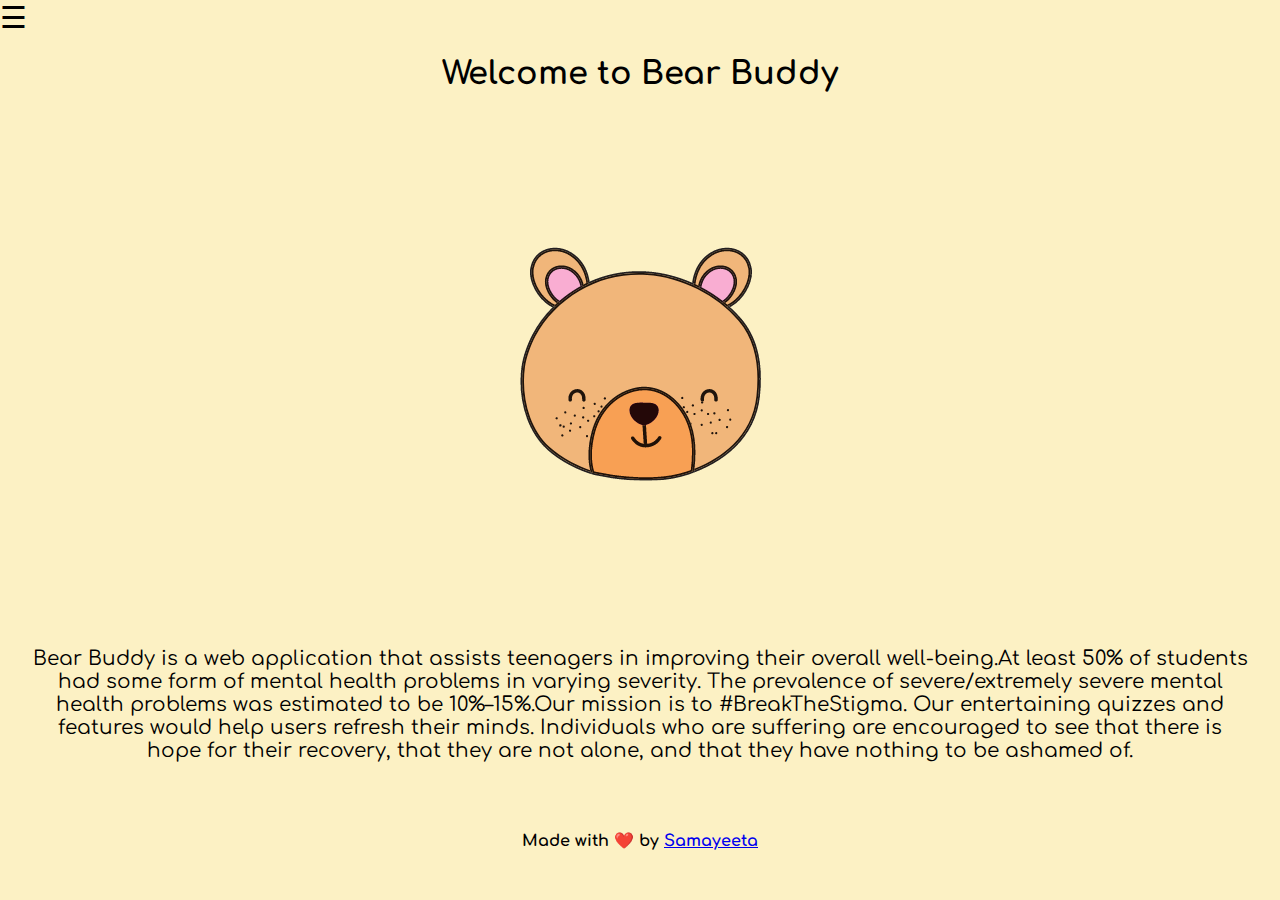
<file: bearbuddy/index.html>
<!DOCTYPE html>
<html lang="en">
<head>
<meta charset="UTF-8">
<meta http-equiv="X-UA-Compatible" content="IE=edge">
<meta name="viewport" content="width=device-width, initial-scale=1.0">
<title>Bear Buddy</title>
<link rel="stylesheet" href="home.css">
<link rel="preconnect" href="https://fonts.googleapis.com">
<link rel="preconnect" href="https://fonts.gstatic.com" crossorigin>
<link href="https://fonts.googleapis.com/css2?family=Comfortaa:wght@300&display=swap" rel="stylesheet">
  
</head>
<body>
<div id="mySidenav" class="navside">
  <a href="javascript:void(0)" class="closebtn" onclick="closeNav()">&times;</a>
  <a href="index.html">About</a>
  <a href="quiz.html">Bear Quizzes!</a>
  <a href="resources.html">Resources</a>
  <a href="todo.html">To-Do</a>
</div>
<span style="font-size:30px;cursor:pointer" onclick="openNav()">&#9776;</span>

<script>
function openNav() {
  document.getElementById("mySidenav").style.width = "250px";
}

function closeNav() {
  document.getElementById("mySidenav").style.width = "0";
}
</script>
<h1 class="mainhead"> Welcome to Bear Buddy</h1>
<div class='homeimage'>
  <img src = "bear.png">
<p class="aboutusinfo">Bear Buddy is a web application that assists teenagers in improving their overall well-being.At least 50% of students had some form of mental health problems in varying severity. The prevalence of severe/extremely severe mental health problems was estimated to be 10%–15%.Our mission is to #BreakTheStigma. Our entertaining quizzes and features would help users refresh their minds. Individuals who are suffering are encouraged to see that there is hope for their recovery, that they are not alone, and that they have nothing to be ashamed of.</p>
</div>

</body>
<br>
<h4 class="quizpic">
         Made with ❤️ by <a href="https://linkedin.com/in/samayeeta-maitra">Samayeeta </a>
         <p> </p>
</html>
</file>
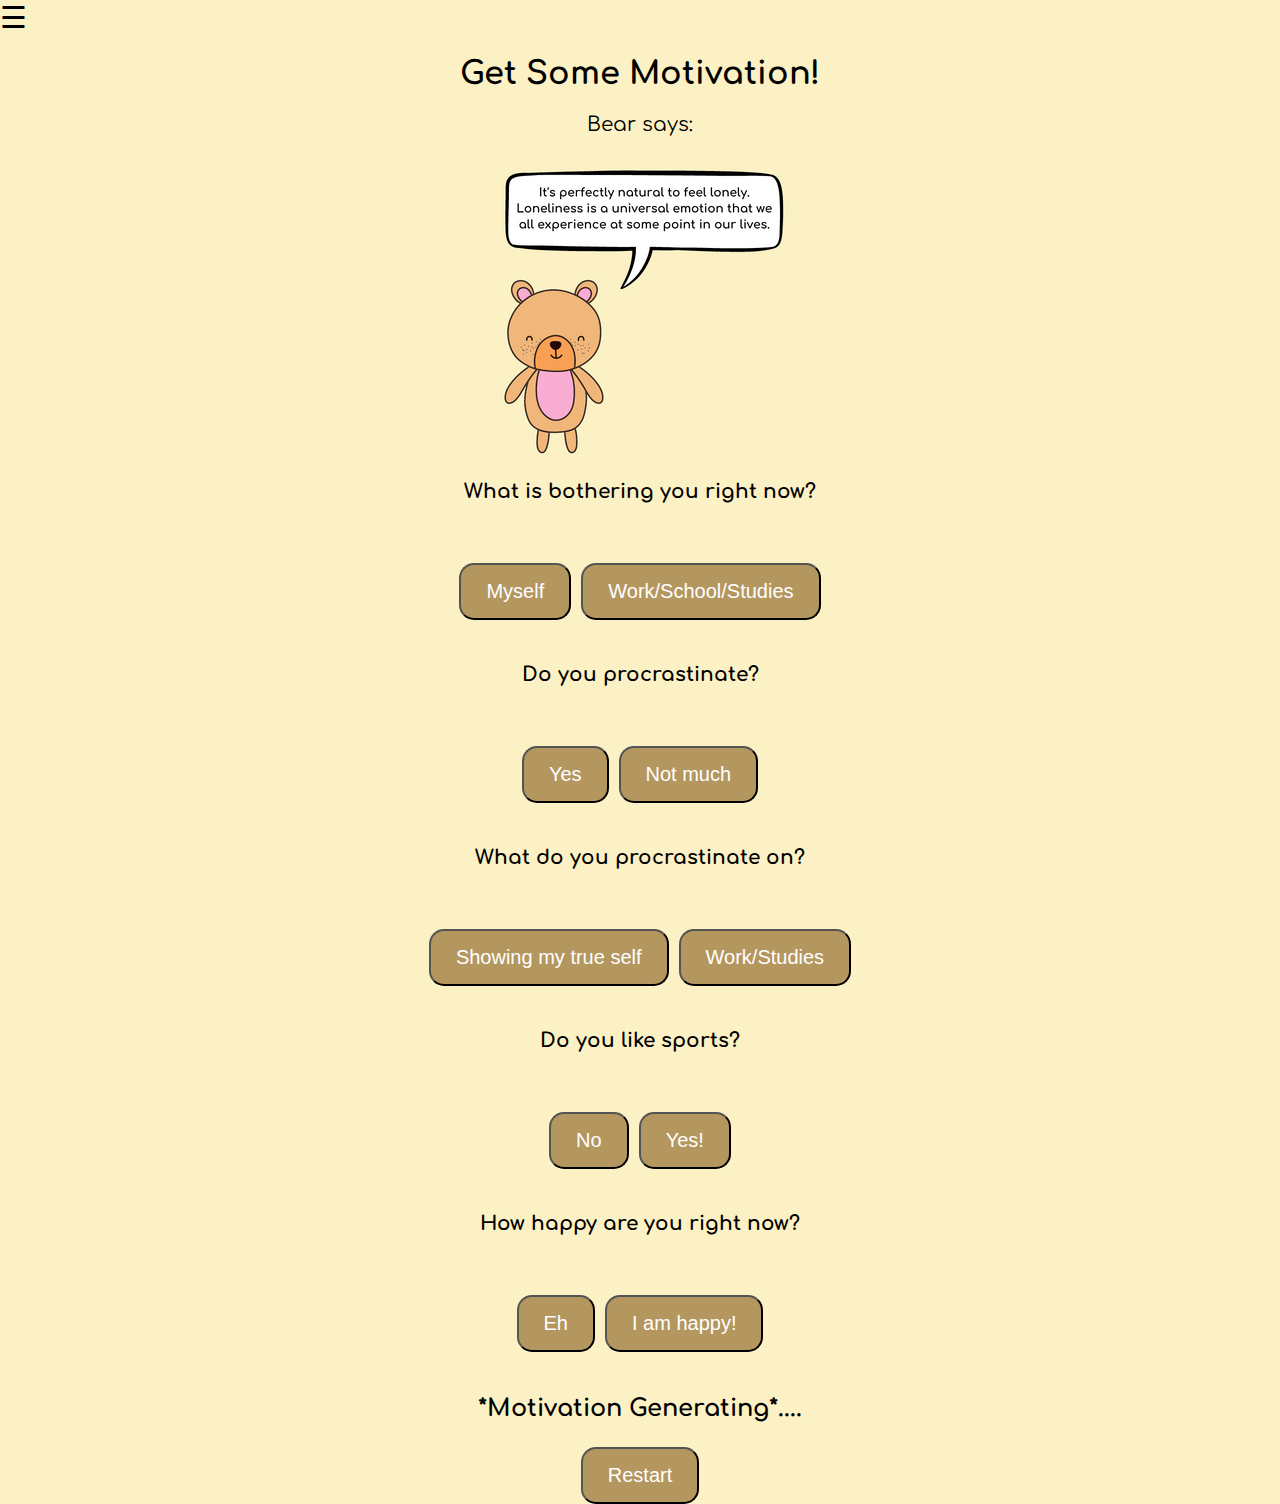
<file: bearbuddy/motiv.html>
<!DOCTYPE html>
<html lang="en">
<head>
<meta charset="UTF-8">
<meta http-equiv="X-UA-Compatible" content="IE=edge">
<meta name="viewport" content="width=device-width, initial-scale=1.0">
<title>Bear Buddy</title>
<link rel="stylesheet" href="home.css">
<link rel="preconnect" href="https://fonts.googleapis.com">
<link rel="preconnect" href="https://fonts.gstatic.com" crossorigin>
<link href="https://fonts.googleapis.com/css2?family=Comfortaa:wght@300&display=swap" rel="stylesheet">
</head>
  
<body>
<div id="mySidenav" class="navside">
  <a href="javascript:void(0)" class="closebtn" onclick="closeNav()">&times;</a>
  <a href="index.html">About</a>
  <a href="quiz.html">Bear Quizzes!</a>
  <a href="resources.html">Resources</a>
  <a href="todo.html">To-Do</a>
</div>
<span style="font-size:30px;cursor:pointer" onclick="openNav()">&#9776;</span>

<script>
function openNav() {
  document.getElementById("mySidenav").style.width = "250px";
}

function closeNav() {
  document.getElementById("mySidenav").style.width = "0";
}
</script>
<div class="quizmiddle">
<header>
		<h1> Get Some Motivation! </h1>
  <p> Bear says:</p>
  <img src ="motiv.png">
	</header>

	<main>
  <p> <b>What is bothering you right now?</b> </p>
		<div class="question">

			<div class="answer-choice">
        <br>
        <button id="q1a1">Myself</button>
      </div>
      <div class="answer-choice">
        <br>        
        <button id="q1a2">Work/School/Studies</button>
      </div>
    </div> 
<br>    
    <p> <b> Do you procrastinate? </b></p>
    <div class="question">

      <div class="answer-choice">
        <br>
        <button id="q2a1">Yes</button>
      </div>

      <div class="answer-choice">
        <br>
        <button id="q2a2">Not much</button>
      </div>

    </div> 
<br> 
    <p><b>What do you procrastinate on?</b></p>
    <div class="question">

      <div class="answer-choice">
        <br>
        <button id="q3a1">Showing my true self</button>
      </div>

      <div class="answer-choice">
        <br>
        <button id="q3a2">Work/Studies</button>
      </div>

    </div> 
<br>    
    <p> <b>Do you like sports?</p> </b>
    <div class ="question">
      <div class="answer-choice">
        <br>
        <button id ="q4a1"> No</button>
      </div>
      <div class ="answer-choice">
        <br>
        <button id="q4a2">Yes! </button>
        </div>
</div>
<br>
    <p><b>How happy are you right now? </b></p>
    <div class ="question">
      <div class="answer-choice">
        <br>
        <button id ="q5a1"> Eh </button>
      </div>
      <div class ="answer-choice">
        <br>
        <button id="q5a2"> I am happy! </button>
        </div>
</div>
 <br>
    <h2 id="result">*Motivation Generating*....</h2>
    <p id="resultinfo"> </p>
   <button id="restart">Restart </button>
    </div>
</main>
</body>
<script src="motivquiz.js"></script>
</html>
</file>
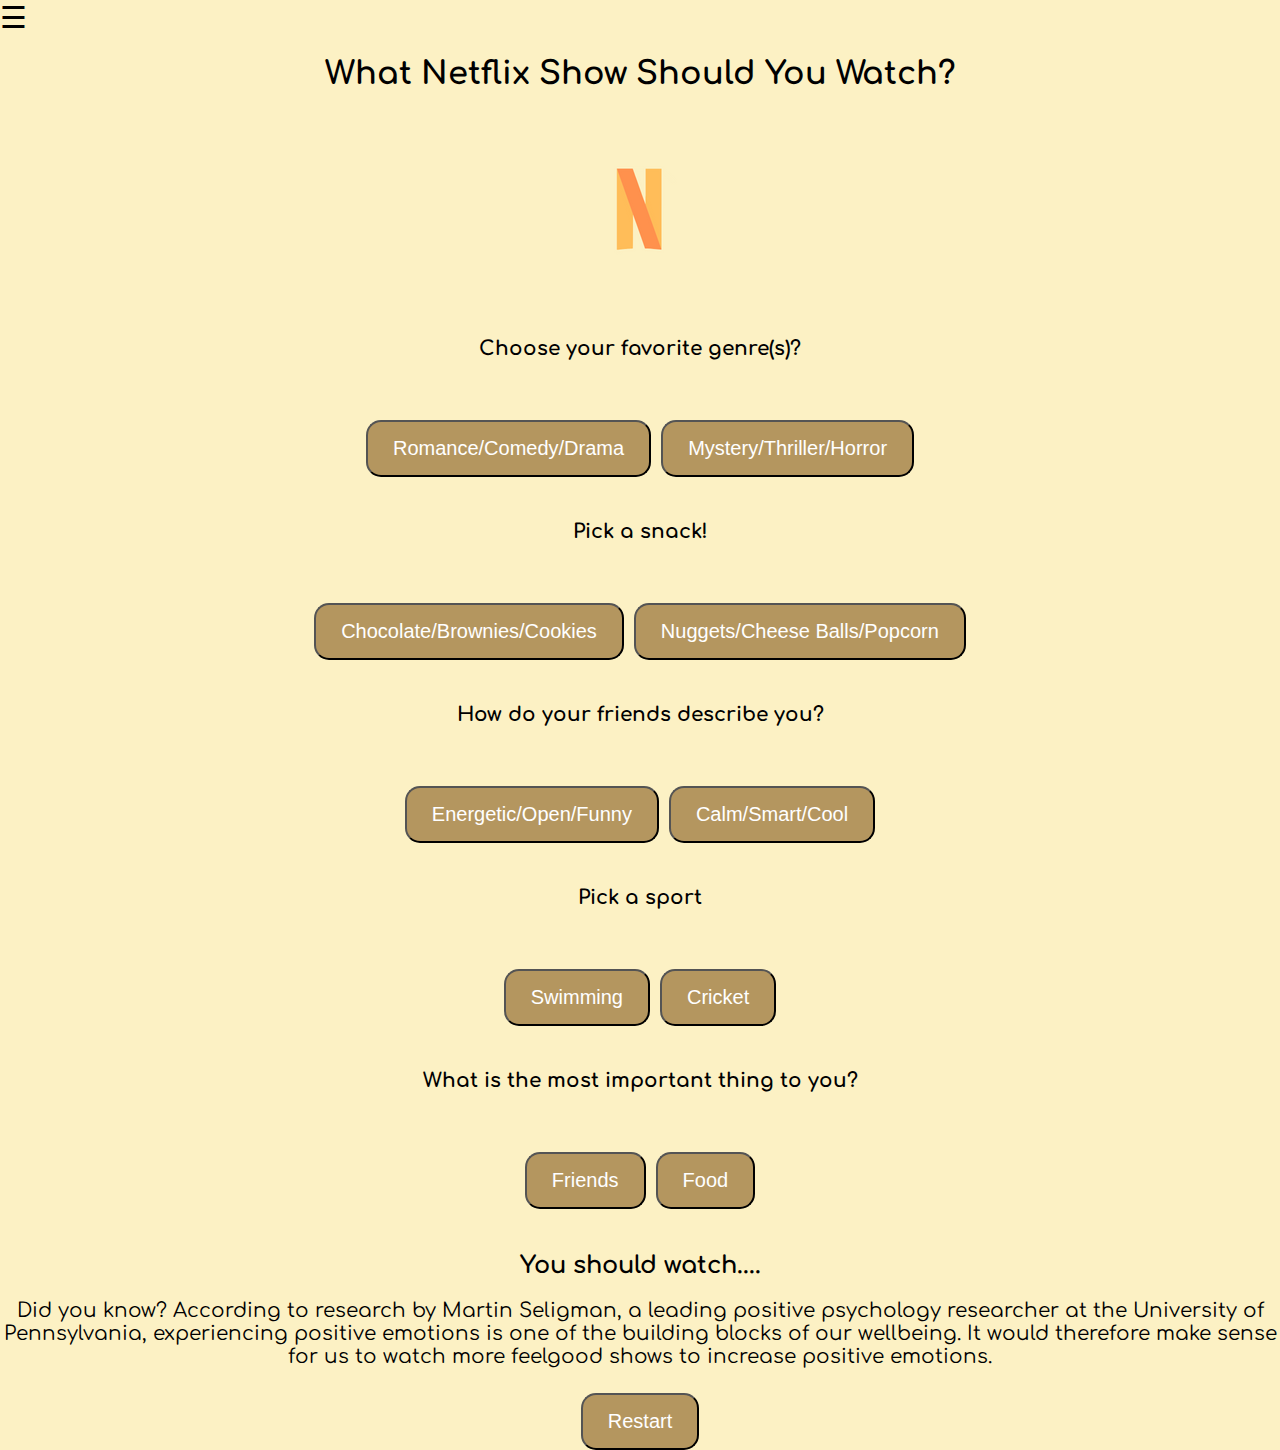
<file: bearbuddy/netflix.html>
<!DOCTYPE html>
<html lang="en">
<head>
<meta charset="UTF-8">
<meta http-equiv="X-UA-Compatible" content="IE=edge">
<meta name="viewport" content="width=device-width, initial-scale=1.0">
<title>Bear Buddy</title>
<link rel="stylesheet" href="home.css">
<link rel="preconnect" href="https://fonts.googleapis.com">
<link rel="preconnect" href="https://fonts.gstatic.com" crossorigin>
<link href="https://fonts.googleapis.com/css2?family=Comfortaa:wght@300&display=swap" rel="stylesheet">
</head>
  
<body>
<div id="mySidenav" class="navside">
  <a href="javascript:void(0)" class="closebtn" onclick="closeNav()">&times;</a>
  <a href="index.html">About</a>
  <a href="quiz.html">Bear Quizzes!</a>
  <a href="resources.html">Resources</a>
  <a href="todo.html">To-Do</a>
</div>
<span style="font-size:30px;cursor:pointer" onclick="openNav()">&#9776;</span>

<script>
function openNav() {
  document.getElementById("mySidenav").style.width = "250px";
}

function closeNav() {
  document.getElementById("mySidenav").style.width = "0";
}
</script>
<div class="quizmiddle">
<header>
		<h1> What Netflix Show Should You Watch?</h1>
  <img src ="netflix.png">
	</header>

	<main>
  <p> <b>Choose your favorite genre(s)?</b> </p>
		<div class="question">

			<div class="answer-choice">
        <br>
        <button id="q1a1">Romance/Comedy/Drama</button>
      </div>
      <div class="answer-choice">
        <br>        
        <button id="q1a2">Mystery/Thriller/Horror</button>
      </div>
    </div> 
<br>    
    <p> <b> Pick a snack! </b></p>
    <div class="question">

      <div class="answer-choice">
        <br>
        <button id="q2a1">Chocolate/Brownies/Cookies</button>
      </div>

      <div class="answer-choice">
        <br>
        <button id="q2a2">Nuggets/Cheese Balls/Popcorn</button>
      </div>

    </div> 
<br> 
    <p><b>How do your friends describe you?</b></p>
    <div class="question">

      <div class="answer-choice">
        <br>
        <button id="q3a1">Energetic/Open/Funny</button>
      </div>

      <div class="answer-choice">
        <br>
        <button id="q3a2">Calm/Smart/Cool</button>
      </div>

    </div> 
<br>    
    <p> <b> Pick a sport</p> </b>
    <div class ="question">
      <div class="answer-choice">
        <br>
        <button id ="q4a1"> Swimming</button>
      </div>
      <div class ="answer-choice">
        <br>
        <button id="q4a2"> Cricket </button>
        </div>
</div>
<br>
    <p><b> What is the most important thing to you? </b></p>
    <div class ="question">
      <div class="answer-choice">
        <br>
        <button id ="q5a1"> Friends </button>
      </div>
      <div class ="answer-choice">
        <br>
        <button id="q5a2"> Food </button>
        </div>
</div>
 <br>
    <h2 id="result">You should watch....</h2>
    <p id="resultinfo"> Did you know? According to research by Martin Seligman, a leading positive psychology researcher at the University of Pennsylvania, experiencing positive emotions is one of the building blocks of our wellbeing. It would therefore make sense for us to watch more feelgood shows to increase positive emotions.  </p>
   <button id="restart">Restart </button>
    </div>
</main>
</body>
<script src="quiz.js"></script>
</html>
</file>
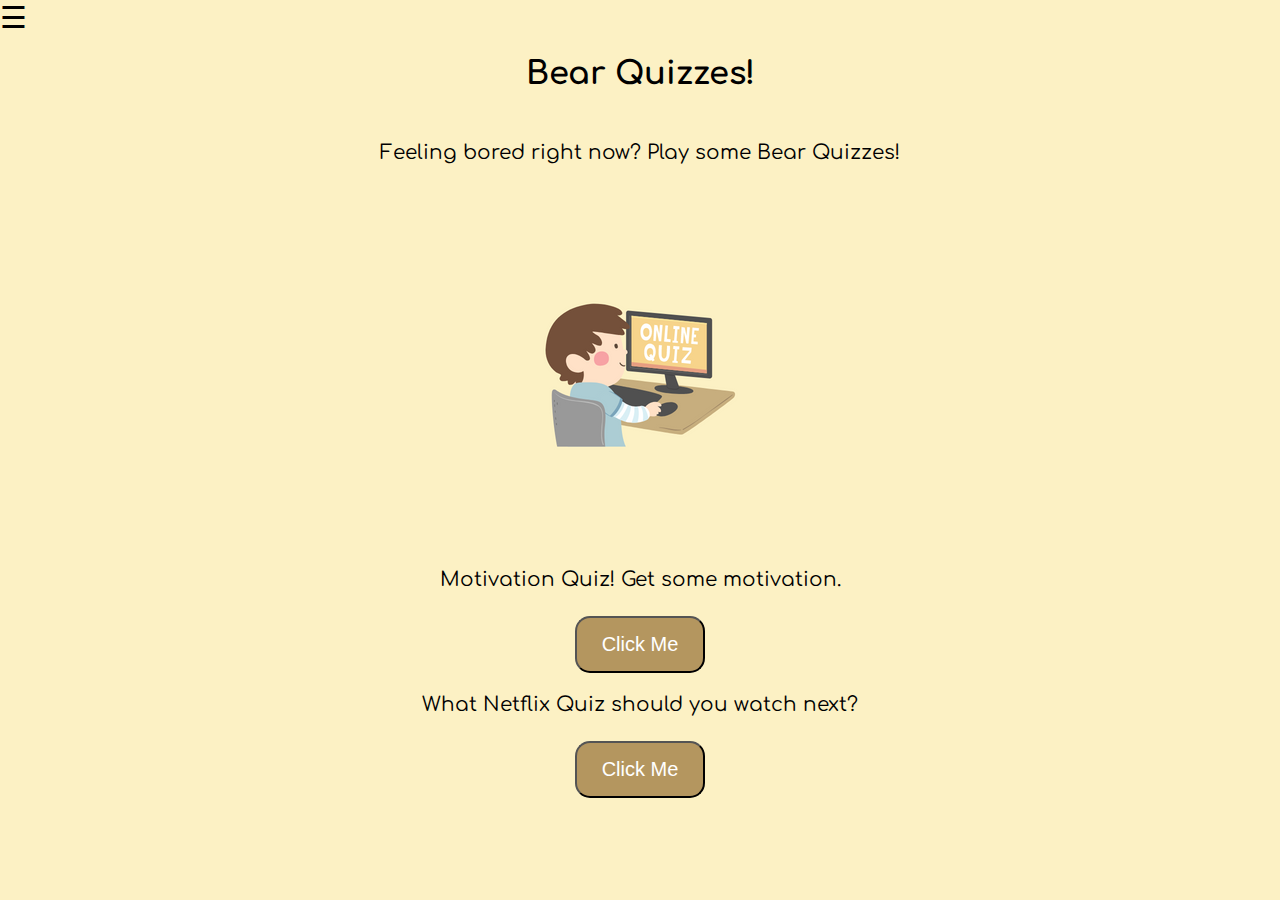
<file: bearbuddy/quiz.html>
<!DOCTYPE html>
<html lang="en">
<head>
<meta charset="UTF-8">
<meta http-equiv="X-UA-Compatible" content="IE=edge">
<meta name="viewport" content="width=device-width, initial-scale=1.0">
<title>Bear Buddy</title>
<link rel="stylesheet" href="home.css">
<link rel="preconnect" href="https://fonts.googleapis.com">
<link rel="preconnect" href="https://fonts.gstatic.com" crossorigin>
<link href="https://fonts.googleapis.com/css2?family=Comfortaa:wght@300&display=swap" rel="stylesheet">
  
</head>
<body>
<div id="mySidenav" class="navside">
  <a href="javascript:void(0)" class="closebtn" onclick="closeNav()">&times;</a>
  <a href="index.html">About</a>
  <a href="quiz.html">Bear Quizzes!</a>
  <a href="resources.html">Resources</a>
  <a href="todo.html">To-Do</a>
</div>
<span style="font-size:30px;cursor:pointer" onclick="openNav()">&#9776;</span>

<script>
function openNav() {
  document.getElementById("mySidenav").style.width = "250px";
}

function closeNav() {
  document.getElementById("mySidenav").style.width = "0";
}
</script>
		<h1> Bear Quizzes! </h1>
		<p class="quizinfo"> Feeling bored right now? Play some Bear Quizzes!</p>
<div class="quizpic">   <img src="aboutquiz.png"> </div>
	</header>
<div class="quizinfo">
<p class="headquiz"> Motivation Quiz! Get some motivation. </p>
<button onclick="location.href = 'motiv.html';" id="myButton" class="float-left submit-button" >Click Me </button>
<br>
<p class="headquiz"> What Netflix Quiz should you watch next? </p>
<button onclick="location.href = 'netflix.html';" id="myButton" class="float-left submit-button" >Click Me </button>
<br>
</div>
</body>
</html>
</file>
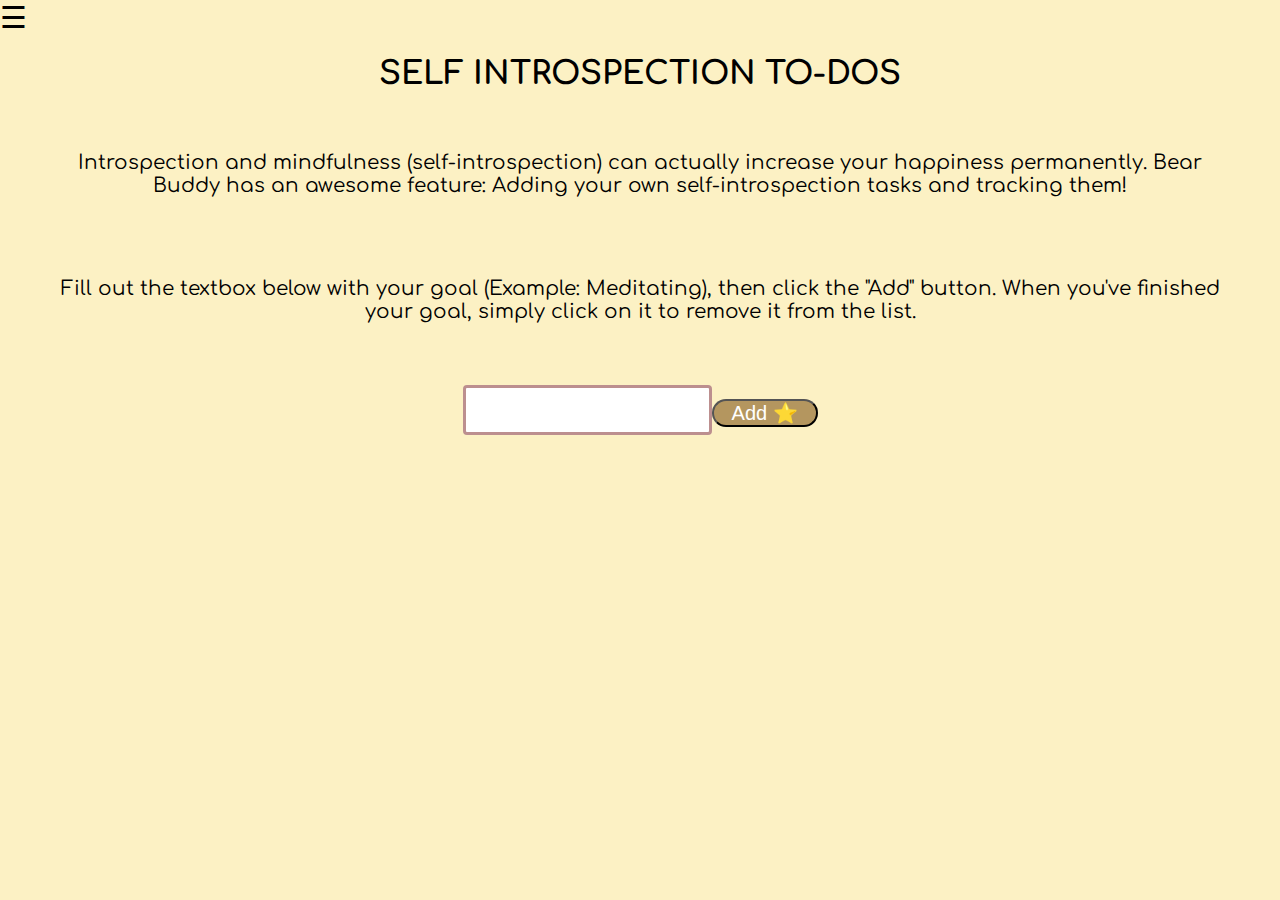
<file: bearbuddy/todo.html>
<!DOCTYPE html>
<html lang="en">
<head>
<meta charset="UTF-8">
<meta http-equiv="X-UA-Compatible" content="IE=edge">
<meta name="viewport" content="width=device-width, initial-scale=1.0">
<title>Bear Buddy</title>
<link rel="stylesheet" href="home.css">
<link rel="preconnect" href="https://fonts.googleapis.com">
<link rel="preconnect" href="https://fonts.gstatic.com" crossorigin>
<link href="https://fonts.googleapis.com/css2?family=Comfortaa:wght@300&display=swap" rel="stylesheet">
  
</head>
<body>
<div id="mySidenav" class="navside">
  <a href="javascript:void(0)" class="closebtn" onclick="closeNav()">&times;</a>
  <a href="index.html">About</a>
  <a href="quiz.html">Bear Quizzes!</a>
  <a href="resources.html">Resources</a>
  <a href="todo.html">To-Do</a>
</div>
<span style="font-size:30px;cursor:pointer" onclick="openNav()">&#9776;</span>

<script>
function openNav() {
  document.getElementById("mySidenav").style.width = "250px";
}

function closeNav() {
  document.getElementById("mySidenav").style.width = "0";
}
</script>
<div class="app">
  <h1 class="headline_main">Self Introspection To-Dos</h1>
<p class="todoinfo">  Introspection and mindfulness (self-introspection) can actually increase your happiness permanently. Bear Buddy has an awesome feature: Adding your own self-introspection tasks and tracking them! </p>
<p class="todoinfo"> Fill out the textbox below with your goal (Example: Meditating), then click the "Add" button. When you've finished your goal, simply click on it to remove it from the list.</p>
  <main class="main">
    <section class="todo-list">
      <form class="form">
        <label for="text"> <br> </label> <br>
        <input id="text" type="text" name="text">
<br> <br> <br>
        <button class="submit1" type="submit">Add ⭐</button>
      </form>

      <div class="todos"></div>
    </section>
  </main>
</div>
</body>
<script src="todo.js"></script>
</html>
</file>
<file: bearbuddy/home.css>
html {
  scroll-behavior: smooth;
  font-family: 'Comfortaa', cursive;
}
p{
  font-size: 20px;
}
body {
    margin: 0 auto;
    background-color: #fcf1c4;
}
h1{
  font-family: 'Comfortaa', cursive;
  text-align: center;
}
.mainhead{
  text-align: center;
}
.homeimage{
  text-align: center;
}

.navside {
  height: 100%;
  width: 0;
  position: fixed;
  z-index: 1;
  top: 0;
  left: 0;
  background-color: #dcc89c;
  overflow-x: hidden;
  transition: 0.5s;
  padding-top: 60px;
}

.navside a {
  padding: 8px 8px 8px 32px;
  text-decoration: none;
  font-size: 25px;
  color: #b4965f;
  display: block;
  transition: 0.3s;
}

.navside a:hover {
  color: #f1f1f1;
}

.navside .closebtn {
  position: absolute;
  top: 0;
  right: 25px;
  font-size: 36px;
  margin-left: 50px;
}

@media screen and (max-height: 450px) {
  .navside {padding-top: 15px;}
  .navside a {font-size: 18px;}
}
.question {
  display: flex;
  margin-top: 2em;
  justify-content: center;
}
.answer-choice {
  margin: 5px;
}
button { 
  margin-top: 5px;
  justify-content: center;
  padding: 15px 25px;
  cursor: pointer;
  color: white;
  background-color: #b4965f;
  border-radius: 15px;
  font-size: 20px;
}
button:hover {
  background-color: burlywood;
}
.quizinfo{
  text-align: center;
  margin: 50px;
}
.questionpart{
  text-align: center;
}
.quizmiddle{
    text-align: center;
}
.container {
  position: relative;
  width: 50%;
}
.headquiz{
  font-size: 20px;
}
.quizpic{
  text-align: center;
}
.resourcesinfo{
  margin: 150px;
  font-size: 20px;
}
.main {
  padding: var(--indent-base);
  display: flex;
}

.todo-list {
  margin: auto;
  padding: var(--indent-base);
  border-radius: var(--radius);
  box-shadow: var(--shadow);
  display: flex;
  flex-flow: column nowrap;
  justify-content: center;
  align-items: center;
}

.form {
  width: 100%;
  display: flex;
  align-items: center;
}

.form > * { margin-right: var(--indent-x_half); }

.form > *:last-child { margin-right: 0; }

.form input {
  width: 100%;
}

.form button[type="submit"], .form input {
  padding: var(--indent-base_half);
}

.todos {
  overflow-y: auto;
  overflow-x: visible;
}
.todo {
  transition: all 0.3s;
}

.todo:hover {
  transform: translate(-10%);
  cursor: pointer;
}
.imgratio {
  height: 300px;
  width: 270px;
  padding: 10px;
  border-radius: 20%;
}

.correct-ratio {
  object-fit: cover;
}
.aboutusinfo{
  margin: 30px;
}
.headline_main {
  padding: var(--indent-base);
  text-align: center;
  text-transform: uppercase;
  border-bottom: 2px dashed var(--color-border);
}
label { cursor: pointer; }
.todos > *:first-child { margin-top: var(--indent-y_half); }

.todos > * {
  margin-bottom: var(--indent-y_half);
  padding: var(--indent-base_half);
  border: 2px solid var(--color-border);
  border-radius: var(--radius);
}

.todos > *:last-child { margin-bottom: 0; }
.todoinfo{
  margin: 40px;
  text-align: center;
  padding: 20px;
}
input {
  width: 100%;
  box-sizing: border-box;
  border: 3px solid rosybrown;
  border-radius: 4px;
  font-size: 15px;
  background-color: white;
  padding: 12px 20px 12px 40px;
    height: 50px;
}
.submit1{
  width: 150px;
  font-size: 20px;
}
</file>
